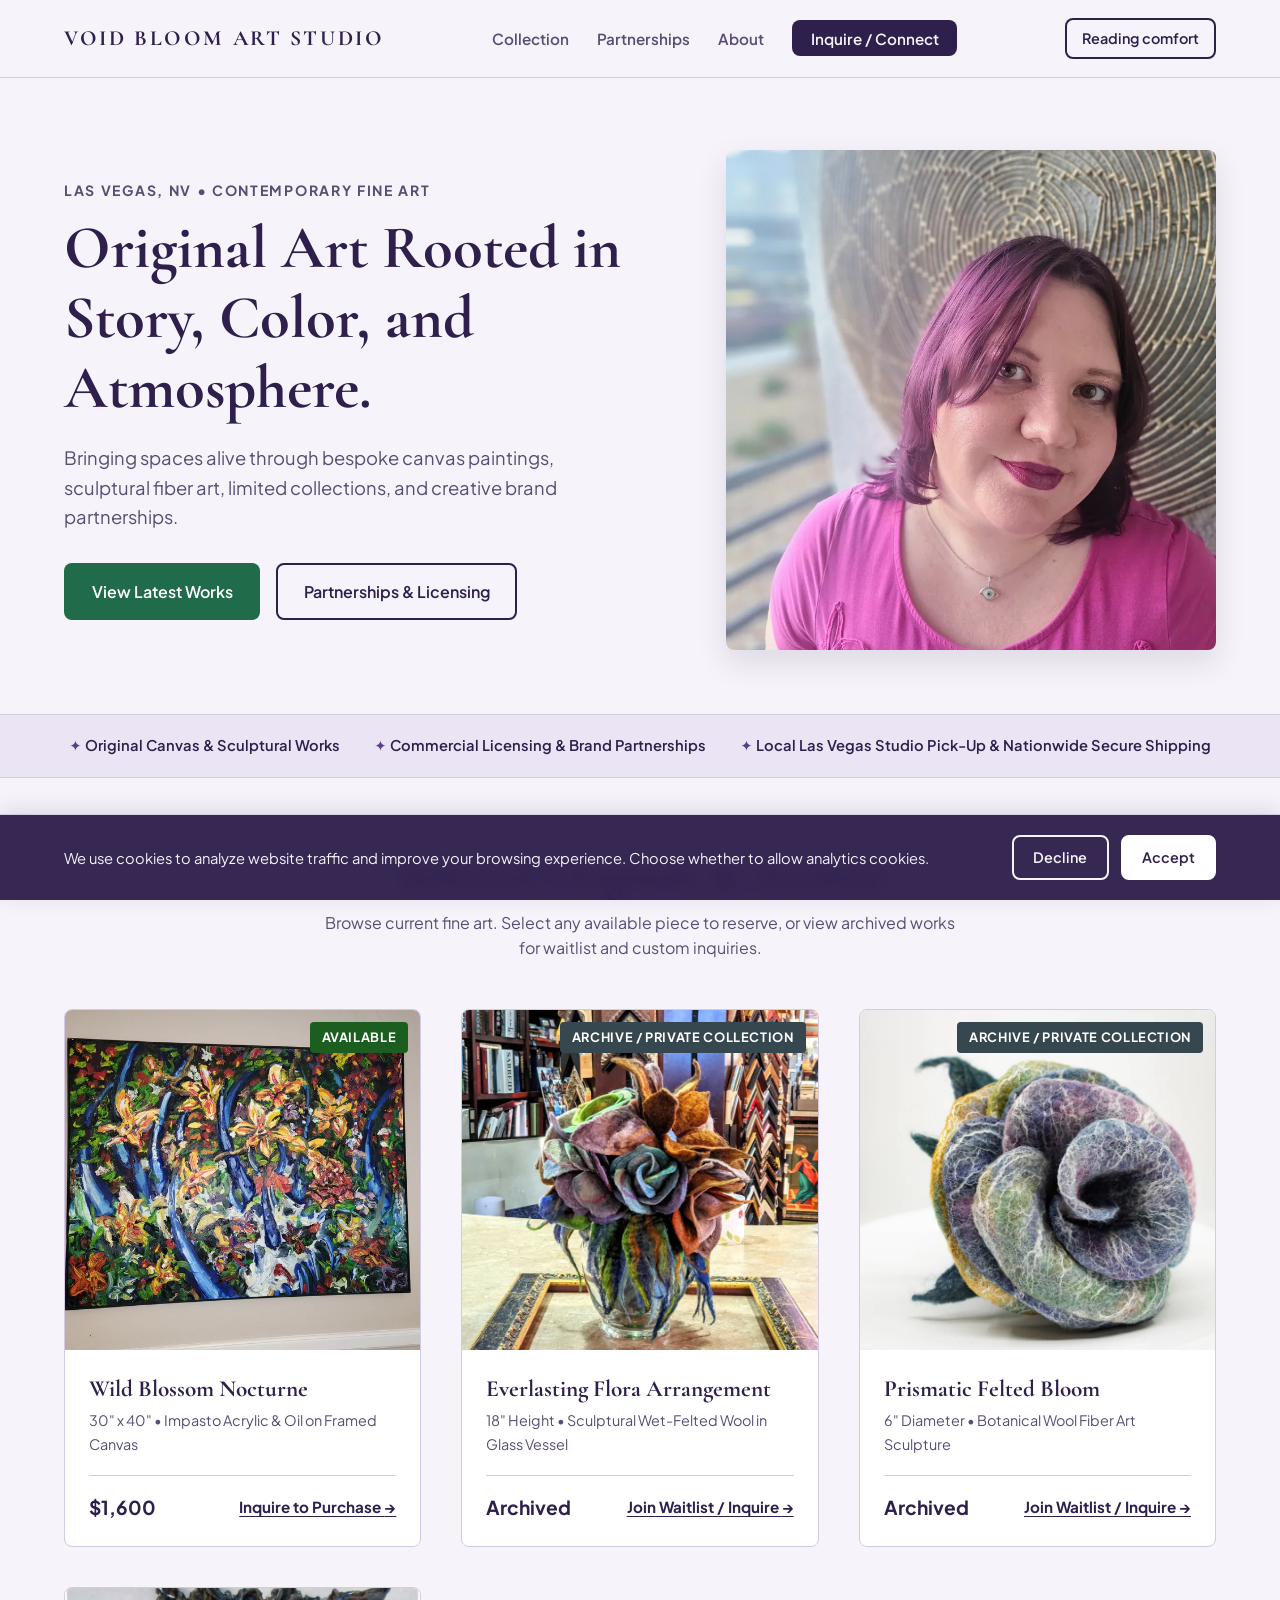
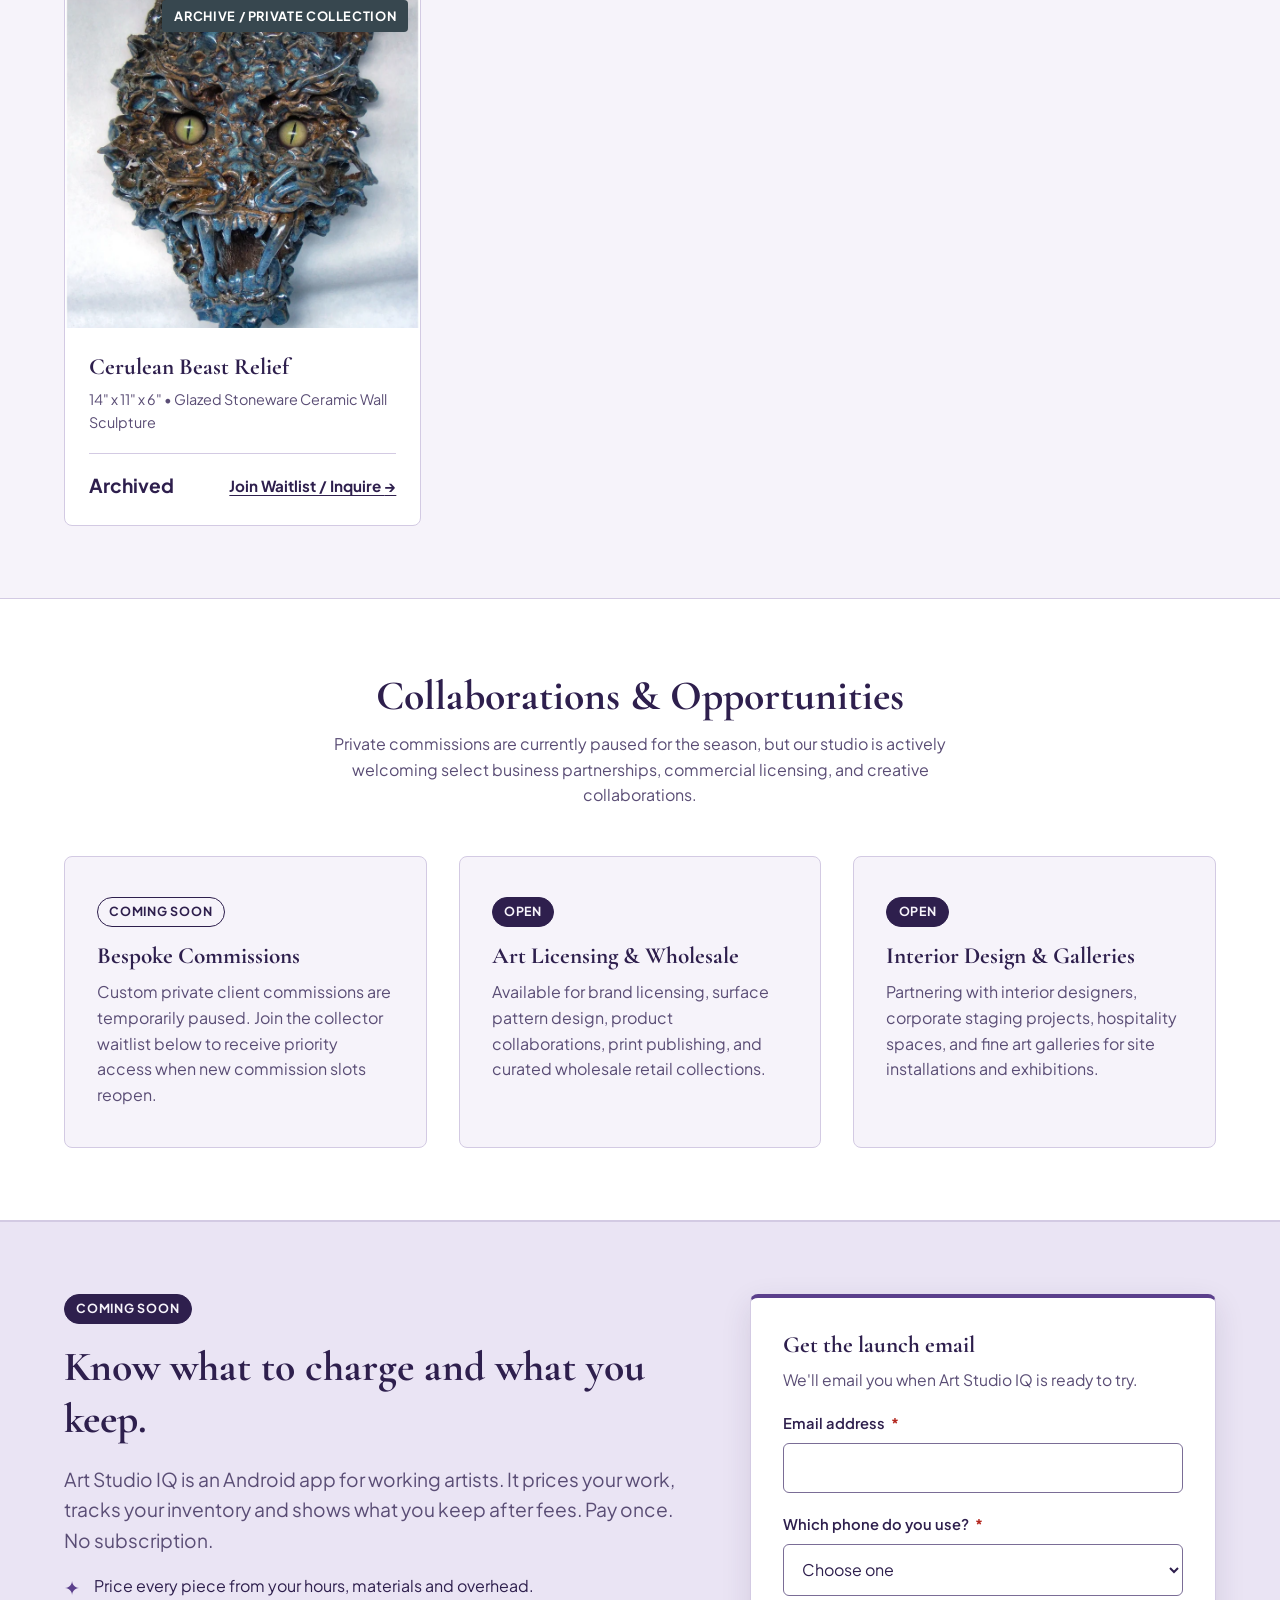
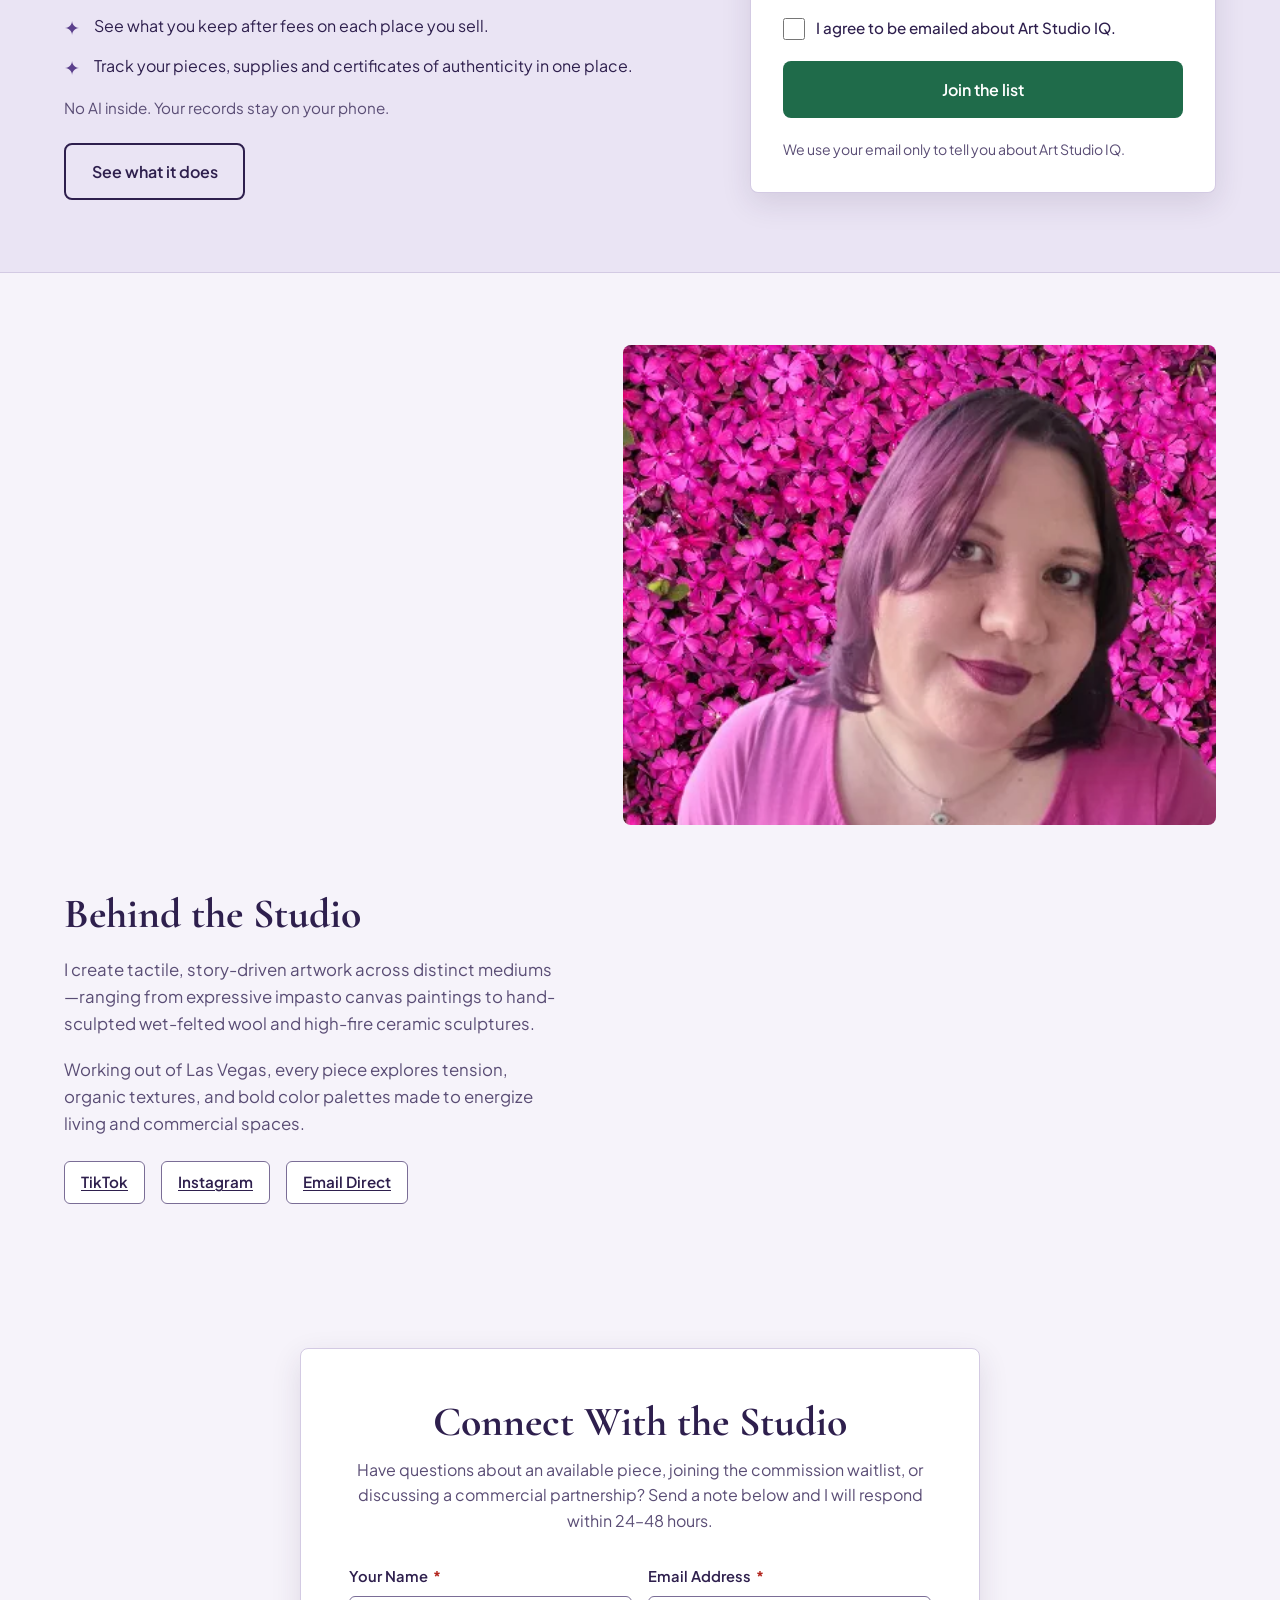
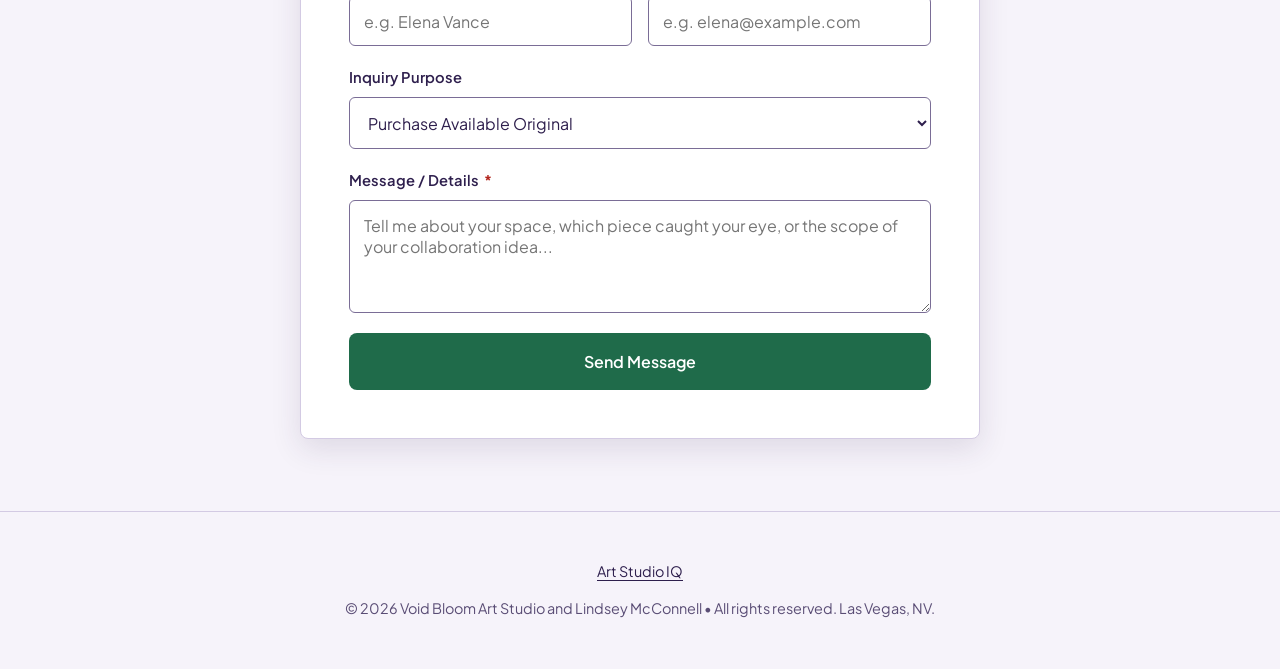
<file: index.html>
<!DOCTYPE html>
<html lang="en">
<head>
  <script>
    /* Reading comfort: apply the saved choice before first paint. Lexend loads only when it is on. */
    window.vbLexend = function () {
      if (document.getElementById('lexend-css')) return;
      var l = document.createElement('link');
      l.id = 'lexend-css'; l.rel = 'stylesheet';
      l.href = 'https://fonts.googleapis.com/css2?family=Lexend:wght@400;500;600&display=swap';
      document.head.appendChild(l);
    };
    try {
      if (localStorage.getItem('reading_comfort') === 'on') {
        document.documentElement.classList.add('reading');
        window.vbLexend();
      }
    } catch (e) { /* storage blocked: default view */ }
  </script>

  <!-- Google Consent Mode v2 (denied until the visitor opts in) -->
  <script>
    window.dataLayer = window.dataLayer || [];
    function gtag(){dataLayer.push(arguments);}
    var vbConsent = 'denied';
    try { if (localStorage.getItem('consent_status') === 'granted') vbConsent = 'granted'; } catch (e) { /* storage blocked */ }
    gtag('consent', 'default', {
      'ad_storage': vbConsent,
      'ad_user_data': vbConsent,
      'ad_personalization': vbConsent,
      'analytics_storage': vbConsent
    });
  </script>

  <!-- Google tag (gtag.js). MUST-PROVIDE: the owner confirms this GA4 ID belongs to the new site (W0). -->
  <script async src="https://www.googletagmanager.com/gtag/js?id=G-Y1MWXMB71H"></script>
  <script>
    gtag('js', new Date());
    gtag('config', 'G-Y1MWXMB71H');
  </script>

  <meta charset="UTF-8" />
  <meta name="viewport" content="width=device-width, initial-scale=1.0" />
  <title>Void Bloom Art Studio | Las Vegas Fine Art &amp; Original Contemporary Works</title>
  <meta name="description" content="Original contemporary fine art, textured canvas pieces, sculptural fiber works, and licensing by Las Vegas artist Lindsey McConnell." />
  <link rel="canonical" href="https://lucy-labs-media.github.io/void-bloom-art-studio/" />
  <meta name="color-scheme" content="light dark" />

  <!-- Open Graph / Social Media Previews -->
  <meta property="og:title" content="Void Bloom Art Studio | Las Vegas Fine Artist" />
  <meta property="og:description" content="Original vibrant fine art, textured canvas pieces, and creative collaborations." />
  <meta property="og:image" content="https://lucy-labs-media.github.io/void-bloom-art-studio/assets/hero-featured.jpg" />
  <meta property="og:url" content="https://lucy-labs-media.github.io/void-bloom-art-studio/" />
  <meta property="og:type" content="website" />
  <meta name="twitter:card" content="summary_large_image" />
  <meta name="twitter:title" content="Void Bloom Art Studio | Las Vegas Fine Artist" />
  <meta name="twitter:description" content="Original vibrant fine art, textured canvas pieces, and creative collaborations." />
  <meta name="twitter:image" content="https://lucy-labs-media.github.io/void-bloom-art-studio/assets/hero-featured.jpg" />

  <!-- Fonts -->
  <link rel="preconnect" href="https://fonts.googleapis.com">
  <link rel="preconnect" href="https://fonts.gstatic.com" crossorigin>
  <link href="https://fonts.googleapis.com/css2?family=Cormorant+Garamond:wght@600;700&family=Plus+Jakarta+Sans:wght@400;500;600;700&display=swap" rel="stylesheet">
  <link rel="stylesheet" href="style.css" />
</head>
<body>

  <a href="#main-content" class="skip-link">Skip to main content</a>

  <header class="navbar">
    <a href="#" class="brand" aria-label="Void Bloom Art Studio - Return to home">VOID BLOOM ART STUDIO</a>
    <nav class="nav-links" aria-label="Main Navigation">
      <ul>
        <li><a href="#gallery">Collection</a></li>
        <li><a href="#partnerships">Partnerships</a></li>
        <li><a href="#about">About</a></li>
        <li><a href="#contact" class="btn-nav">Inquire / Connect</a></li>
      </ul>
    </nav>
    <button type="button" id="reading-toggle" class="btn-reading" aria-pressed="false">Reading comfort</button>
  </header>

  <main id="main-content">

    <!-- Hero -->
    <section class="hero" aria-labelledby="hero-heading">
      <div class="hero-content">
        <p class="eyebrow">Las Vegas, NV • Contemporary Fine Art</p>
        <h1 id="hero-heading">Original Art Rooted in Story, Color, and Atmosphere.</h1>
        <p>Bringing spaces alive through bespoke canvas paintings, sculptural fiber art, limited collections, and creative brand partnerships.</p>
        <div class="hero-actions">
          <a href="#gallery" class="btn primary">View Latest Works</a>
          <a href="#partnerships" class="btn secondary">Partnerships &amp; Licensing</a>
        </div>
      </div>
      <div class="hero-media">
        <picture>
          <source type="image/webp" srcset="assets/hero-featured-800.webp 800w, assets/hero-featured-1600.webp 1600w" sizes="(max-width: 860px) 100vw, 45vw" />
          <img src="assets/hero-featured.jpg" width="1600" height="2133"
               alt="Portrait of Las Vegas artist Lindsey McConnell with violet hair wearing an evil eye necklace"
               loading="eager" fetchpriority="high" decoding="async" />
        </picture>
      </div>
    </section>

    <!-- Proof / Value Bar -->
    <section class="proof-bar" aria-label="Key Services and Studio Offerings">
      <ul class="proof-list">
        <li>Original Canvas &amp; Sculptural Works</li>
        <li>Commercial Licensing &amp; Brand Partnerships</li>
        <li>Local Las Vegas Studio Pick-Up &amp; Nationwide Secure Shipping</li>
      </ul>
    </section>

    <!-- Gallery -->
    <section id="gallery" class="section gallery-section" aria-labelledby="gallery-heading">
      <div class="section-header">
        <h2 id="gallery-heading">Selected Originals &amp; Archive</h2>
        <p>Browse current fine art. Select any available piece to reserve, or view archived works for waitlist and custom inquiries.</p>
      </div>

      <div class="gallery-grid">
        <article class="art-card" aria-labelledby="art-title-1">
          <div class="image-wrapper">
            <picture>
              <source type="image/webp" srcset="assets/gallery/art-01-800.webp 800w, assets/gallery/art-01-1600.webp 1600w" sizes="(max-width: 700px) 100vw, 400px" />
              <img src="assets/gallery/art-01.jpg" width="1600" height="1200"
                   alt="Vibrant abstract expressionist painting of blooming yellow and coral wildflowers against cobalt blue stalks in a slim black frame"
                   loading="lazy" decoding="async" />
            </picture>
            <span class="badge available"><span class="sr-only">Status: </span>Available</span>
          </div>
          <div class="card-meta">
            <h3 id="art-title-1">Wild Blossom Nocturne</h3>
            <p class="specs">30" x 40" • Impasto Acrylic &amp; Oil on Framed Canvas</p>
            <div class="card-footer">
              <span class="price"><span class="sr-only">Price: </span>$1,600</span>
              <a href="#contact" class="link-cta" onclick="prefillInquiry('Wild Blossom Nocturne', 'Available Original Piece')" aria-label="Inquire to purchase Wild Blossom Nocturne">Inquire to Purchase <span aria-hidden="true">→</span></a>
            </div>
          </div>
        </article>

        <article class="art-card" aria-labelledby="art-title-2">
          <div class="image-wrapper">
            <picture>
              <source type="image/webp" srcset="assets/gallery/art-02-800.webp 800w, assets/gallery/art-02-1600.webp 1600w" sizes="(max-width: 700px) 100vw, 400px" />
              <img src="assets/gallery/art-02.jpg" width="1600" height="2133"
                   alt="Handcrafted felted wool floral arrangement in a glass vase featuring textured purple, ochre, and blue petals on a framing counter"
                   loading="lazy" decoding="async" />
            </picture>
            <span class="badge sold"><span class="sr-only">Status: </span>Archive / Private Collection</span>
          </div>
          <div class="card-meta">
            <h3 id="art-title-2">Everlasting Flora Arrangement</h3>
            <p class="specs">18" Height • Sculptural Wet-Felted Wool in Glass Vessel</p>
            <div class="card-footer">
              <span class="price">Archived</span>
              <a href="#contact" class="link-cta" onclick="prefillInquiry('Everlasting Flora Arrangement', 'Commission Waitlist')" aria-label="Join commission waitlist for work similar to Everlasting Flora Arrangement">Join Waitlist / Inquire <span aria-hidden="true">→</span></a>
            </div>
          </div>
        </article>

        <article class="art-card" aria-labelledby="art-title-3">
          <div class="image-wrapper">
            <picture>
              <source type="image/webp" srcset="assets/gallery/art-03-800.webp 800w, assets/gallery/art-03-1600.webp 1600w" sizes="(max-width: 700px) 100vw, 400px" />
              <img src="assets/gallery/art-03.jpg" width="1600" height="1400"
                   alt="Close-up of a handmade felted wool rose sculpture with soft blended layers of periwinkle, olive, and lavender"
                   loading="lazy" decoding="async" />
            </picture>
            <span class="badge sold"><span class="sr-only">Status: </span>Archive / Private Collection</span>
          </div>
          <div class="card-meta">
            <h3 id="art-title-3">Prismatic Felted Bloom</h3>
            <p class="specs">6" Diameter • Botanical Wool Fiber Art Sculpture</p>
            <div class="card-footer">
              <span class="price">Archived</span>
              <a href="#contact" class="link-cta" onclick="prefillInquiry('Prismatic Felted Bloom', 'Commission Waitlist')" aria-label="Join commission waitlist for work similar to Prismatic Felted Bloom">Join Waitlist / Inquire <span aria-hidden="true">→</span></a>
            </div>
          </div>
        </article>

        <article class="art-card" aria-labelledby="art-title-4">
          <div class="image-wrapper">
            <picture>
              <source type="image/webp" srcset="assets/gallery/art-04-800.webp 800w, assets/gallery/art-04-1600.webp 1600w" sizes="(max-width: 700px) 100vw, 400px" />
              <img src="assets/gallery/art-04.jpg" width="1600" height="1739"
                   alt="Textured ceramic wall sculpture of a snarling wildcat with mottled cobalt glaze, open jaws showing fangs, and cat-slit green eyes"
                   loading="lazy" decoding="async" />
            </picture>
            <span class="badge sold"><span class="sr-only">Status: </span>Archive / Private Collection</span>
          </div>
          <div class="card-meta">
            <h3 id="art-title-4">Cerulean Beast Relief</h3>
            <p class="specs">14" x 11" x 6" • Glazed Stoneware Ceramic Wall Sculpture</p>
            <div class="card-footer">
              <span class="price">Archived</span>
              <a href="#contact" class="link-cta" onclick="prefillInquiry('Cerulean Beast Relief', 'Commission Waitlist')" aria-label="Join commission waitlist for work similar to Cerulean Beast Relief">Join Waitlist / Inquire <span aria-hidden="true">→</span></a>
            </div>
          </div>
        </article>
      </div>
    </section>

    <!-- Partnerships -->
    <section id="partnerships" class="section commissions-section" aria-labelledby="partnerships-heading">
      <div class="section-header">
        <h2 id="partnerships-heading">Collaborations &amp; Opportunities</h2>
        <p>Private commissions are currently paused for the season, but our studio is actively welcoming select business partnerships, commercial licensing, and creative collaborations.</p>
      </div>

      <div class="process-steps">
        <div class="step-card">
          <span class="status-pill">Coming Soon</span>
          <h3>Bespoke Commissions</h3>
          <p>Custom private client commissions are temporarily paused. Join the collector waitlist below to receive priority access when new commission slots reopen.</p>
        </div>
        <div class="step-card">
          <span class="status-pill active">Open</span>
          <h3>Art Licensing &amp; Wholesale</h3>
          <p>Available for brand licensing, surface pattern design, product collaborations, print publishing, and curated wholesale retail collections.</p>
        </div>
        <div class="step-card">
          <span class="status-pill active">Open</span>
          <h3>Interior Design &amp; Galleries</h3>
          <p>Partnering with interior designers, corporate staging projects, hospitality spaces, and fine art galleries for site installations and exhibitions.</p>
        </div>
      </div>
    </section>

    <!--
      ART STUDIO IQ: COMING SOON
      DRAFT WORDING (Nov 26, 2026): Lindsey approves or rewrites it in site-copy/art-studio-iq.md (Home section).
      Form labels and buttons are plain functional text. One --cta button only (the submit button).
      Do not add a price, rating, count or release date, and do not promise a web app.
    -->
    <section id="art-studio-iq" class="section aiq-section" aria-labelledby="aiq-heading">
      <div class="aiq-grid">
        <div class="aiq-copy">
          <span class="status-pill active">Coming Soon</span>
          <h2 id="aiq-heading">Know what to charge and what you keep.</h2>
          <p class="aiq-lede">Art Studio IQ is an Android app for working artists. It prices your work, tracks your inventory and shows what you keep after fees. Pay once. No subscription.</p>
          <ul class="aiq-points" aria-label="What Art Studio IQ does">
            <li>Price every piece from your hours, materials and overhead.</li>
            <li>See what you keep after fees on each place you sell.</li>
            <li>Track your pieces, supplies and certificates of authenticity in one place.</li>
          </ul>
          <p class="aiq-note">No AI inside. Your records stay on your phone.</p>
          <p class="aiq-more"><a href="art-studio-iq/" class="btn secondary">See what it does<span class="sr-only"> in Art Studio IQ</span></a></p>
        </div>

        <div class="aiq-card" data-signup>
          <h3 id="aiq-form-heading">Get the launch email</h3>
          <p class="form-intro">We'll email you when Art Studio IQ is ready to try.</p>

          <form class="signup-form" action="https://api.web3forms.com/submit" method="POST"
                data-form data-ajax data-signup-form novalidate aria-labelledby="aiq-form-heading">
            <!-- MUST-PROVIDE: paste the real Web3Forms access key over YOUR_ACCESS_KEY_HERE (W0). Never invent one. -->
            <input type="hidden" name="access_key" value="YOUR_ACCESS_KEY_HERE" />
            <input type="hidden" name="subject" value="Art Studio IQ beta signup" />
            <input type="hidden" name="from_name" value="Void Bloom Art Studio website" />
            <input type="hidden" name="redirect" value="https://lucy-labs-media.github.io/void-bloom-art-studio/?joined=1#art-studio-iq" />
            <input type="hidden" name="source" value="home-section" />
            <input type="hidden" name="utm_source" value="" />
            <input type="hidden" name="utm_medium" value="" />
            <input type="hidden" name="utm_campaign" value="" />
            <input type="hidden" name="ref" value="" />
            <input type="hidden" name="referrer" value="" />
            <input type="checkbox" name="botcheck" class="sr-only" tabindex="-1" aria-hidden="true" />

            <div class="form-group">
              <label for="aiq-email">Email address <span class="required-mark" aria-hidden="true">*</span></label>
              <input type="email" id="aiq-email" name="email" required autocomplete="email" inputmode="email" aria-required="true" />
            </div>

            <div class="form-group">
              <label for="aiq-platform">Which phone do you use? <span class="required-mark" aria-hidden="true">*</span></label>
              <select id="aiq-platform" name="platform" required aria-required="true">
                <option value="">Choose one</option>
                <option value="android">Android</option>
                <option value="iphone">iPhone</option>
                <option value="both">Both</option>
              </select>
            </div>

            <div class="check-row">
              <input type="checkbox" id="aiq-consent" name="consent" value="yes" required aria-required="true" />
              <label for="aiq-consent">I agree to be emailed about Art Studio IQ.</label>
            </div>

            <p class="form-status" role="status" aria-live="polite"></p>
            <button type="submit" class="btn primary full-width">Join the list</button>
            <p class="fine-print">We use your email only to tell you about Art Studio IQ.</p>
          </form>

          <div class="success-box" data-success hidden>
            <h3 tabindex="-1" data-focus>You're on the list.</h3>
            <p data-platform="android" hidden>Art Studio IQ is built for Android first. We'll email you when it's ready to try.</p>
            <p data-platform="iphone" hidden>Art Studio IQ starts on Android. Your answer helps us decide what to build for iPhone next, and we'll email you when we know more.</p>
            <p data-platform="both" hidden>Art Studio IQ starts on Android, so your Android phone is covered. We'll email you when it's ready to try.</p>
            <p data-platform="" hidden>Thanks for joining. We'll email you when Art Studio IQ is ready to try.</p>

            <form class="step2 signup-form" action="https://api.web3forms.com/submit" method="POST" data-form data-ajax data-step2 novalidate>
              <input type="hidden" name="access_key" value="YOUR_ACCESS_KEY_HERE" />
              <input type="hidden" name="subject" value="Art Studio IQ beta signup: what they make" />
              <input type="hidden" name="from_name" value="Void Bloom Art Studio website" />
              <input type="hidden" name="source" value="home-section-step2" />
              <input type="hidden" name="email" value="" />
              <input type="hidden" name="platform_choice" value="" />
              <input type="checkbox" name="botcheck" class="sr-only" tabindex="-1" aria-hidden="true" />
              <div class="form-group">
                <label for="aiq-medium">What do you make? (optional)</label>
                <select id="aiq-medium" name="medium">
                  <option value="">Choose one</option>
                  <option>Painting</option>
                  <option>Ceramics</option>
                  <option>Fiber</option>
                  <option>Sculpture</option>
                  <option>Digital</option>
                  <option>Other</option>
                </select>
              </div>
              <p class="form-status" role="status" aria-live="polite"></p>
              <button type="submit" class="btn secondary">Save</button>
            </form>
          </div>
        </div>
      </div>
    </section>

    <!-- About -->
    <section id="about" class="section about-section" aria-labelledby="about-heading">
      <div class="about-grid">
        <picture>
          <source type="image/webp" srcset="assets/artist-profile.webp" />
          <img src="assets/artist-profile.jpg" width="433" height="577"
               alt="Artist Lindsey McConnell smiling in front of a dense backdrop of vibrant magenta blossoms"
               class="about-img" loading="lazy" decoding="async" />
        </picture>
        <div class="about-text">
          <h2 id="about-heading">Behind the Studio</h2>
          <p>I create tactile, story-driven artwork across distinct mediums—ranging from expressive impasto canvas paintings to hand-sculpted wet-felted wool and high-fire ceramic sculptures.</p>
          <p>Working out of Las Vegas, every piece explores tension, organic textures, and bold color palettes made to energize living and commercial spaces.</p>
          <ul class="social-tags" aria-label="Social media and direct contact channels">
            <!-- MUST-CHECK: keep this TikTok link only if @fullsignal_ belongs to Void Bloom (W0). -->
            <li><a href="https://www.tiktok.com/@fullsignal_" target="_blank" rel="noopener noreferrer">TikTok <span class="sr-only">(opens in new tab)</span></a></li>
            <li><a href="https://www.instagram.com/lasvegasartlady/" target="_blank" rel="noopener noreferrer">Instagram <span class="sr-only">(opens in new tab)</span></a></li>
            <li><a href="mailto:lindseybmcconnell@gmail.com">Email Direct</a></li>
          </ul>
        </div>
      </div>
    </section>

    <!-- Contact -->
    <section id="contact" class="section contact-section" aria-labelledby="contact-heading">
      <div class="contact-card">
        <div class="contact-header">
          <h2 id="contact-heading">Connect With the Studio</h2>
          <p>Have questions about an available piece, joining the commission waitlist, or discussing a commercial partnership? Send a note below and I will respond within 24–48 hours.</p>
        </div>

        <form action="https://api.web3forms.com/submit" method="POST" class="contact-form" data-form novalidate>
          <!-- MUST-PROVIDE: paste the real Web3Forms access key over YOUR_ACCESS_KEY_HERE (W0). -->
          <input type="hidden" name="access_key" value="YOUR_ACCESS_KEY_HERE" />
          <input type="hidden" name="subject" value="New Fine Art Inquiry from Website" />
          <input type="hidden" name="redirect" value="https://lucy-labs-media.github.io/void-bloom-art-studio/#contact" />
          <input type="checkbox" name="botcheck" class="sr-only" tabindex="-1" aria-hidden="true" />

          <div class="form-row">
            <div class="form-group">
              <label for="name">Your Name <span class="required-mark" aria-hidden="true">*</span></label>
              <input type="text" id="name" name="name" required autocomplete="name" placeholder="e.g. Elena Vance" aria-required="true" />
            </div>
            <div class="form-group">
              <label for="email">Email Address <span class="required-mark" aria-hidden="true">*</span></label>
              <input type="email" id="email" name="email" required autocomplete="email" placeholder="e.g. elena@example.com" aria-required="true" />
            </div>
          </div>

          <div class="form-group">
            <label for="inquiryType">Inquiry Purpose</label>
            <select id="inquiryType" name="inquiryType">
              <option value="Available Original Piece">Purchase Available Original</option>
              <option value="Art Licensing / Commercial Collaboration">Art Licensing &amp; Brand Collaboration</option>
              <option value="Interior Design / Trade Partnership">Interior Design / Trade Partnership</option>
              <option value="Gallery Exhibition / Press">Gallery Exhibition / Press Inquiry</option>
              <option value="Commission Waitlist">Join Custom Commission Waitlist (Coming Soon)</option>
              <option value="Other">General Inquiry</option>
            </select>
          </div>

          <div class="form-group">
            <label for="message">Message / Details <span class="required-mark" aria-hidden="true">*</span></label>
            <textarea id="message" name="message" rows="4" required aria-required="true" placeholder="Tell me about your space, which piece caught your eye, or the scope of your collaboration idea..."></textarea>
          </div>

          <button type="submit" class="btn primary full-width">Send Message</button>
        </form>
      </div>
    </section>

  </main>

  <footer>
    <ul aria-label="More from the studio">
      <li><a href="art-studio-iq/">Art Studio IQ</a></li>
    </ul>
    <p>© 2026 Void Bloom Art Studio and Lindsey McConnell • All rights reserved. Las Vegas, NV.</p>
  </footer>

  <aside id="cookie-banner" class="cookie-banner hidden" role="region" aria-label="Cookie and Privacy Consent">
    <div class="cookie-content">
      <p>We use cookies to analyze website traffic and improve your browsing experience. Choose whether to allow analytics cookies.</p>
      <div class="cookie-actions">
        <button id="btn-decline-cookies" type="button" class="btn cookie-btn secondary">Decline</button>
        <button id="btn-accept-cookies" type="button" class="btn cookie-btn primary">Accept</button>
      </div>
    </div>
  </aside>

  <script src="script.js"></script>
</body>
</html>
</file>
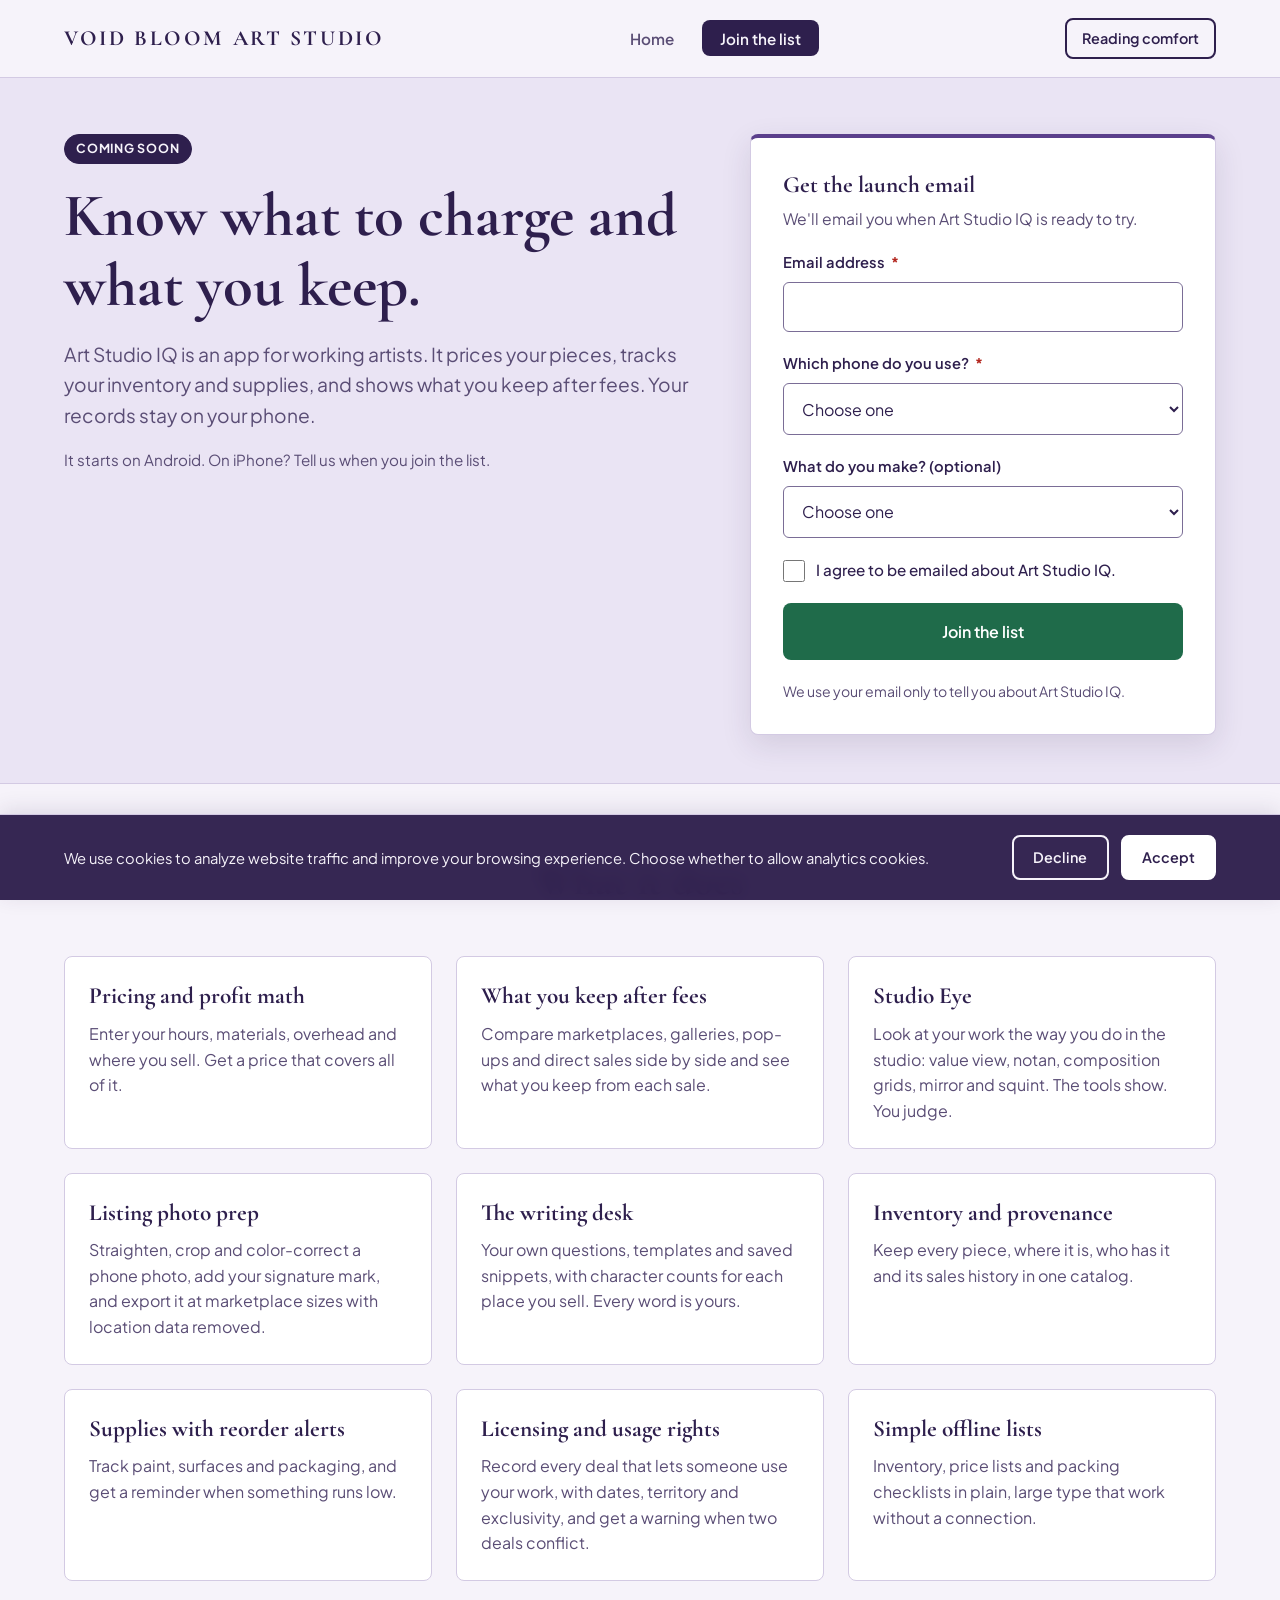
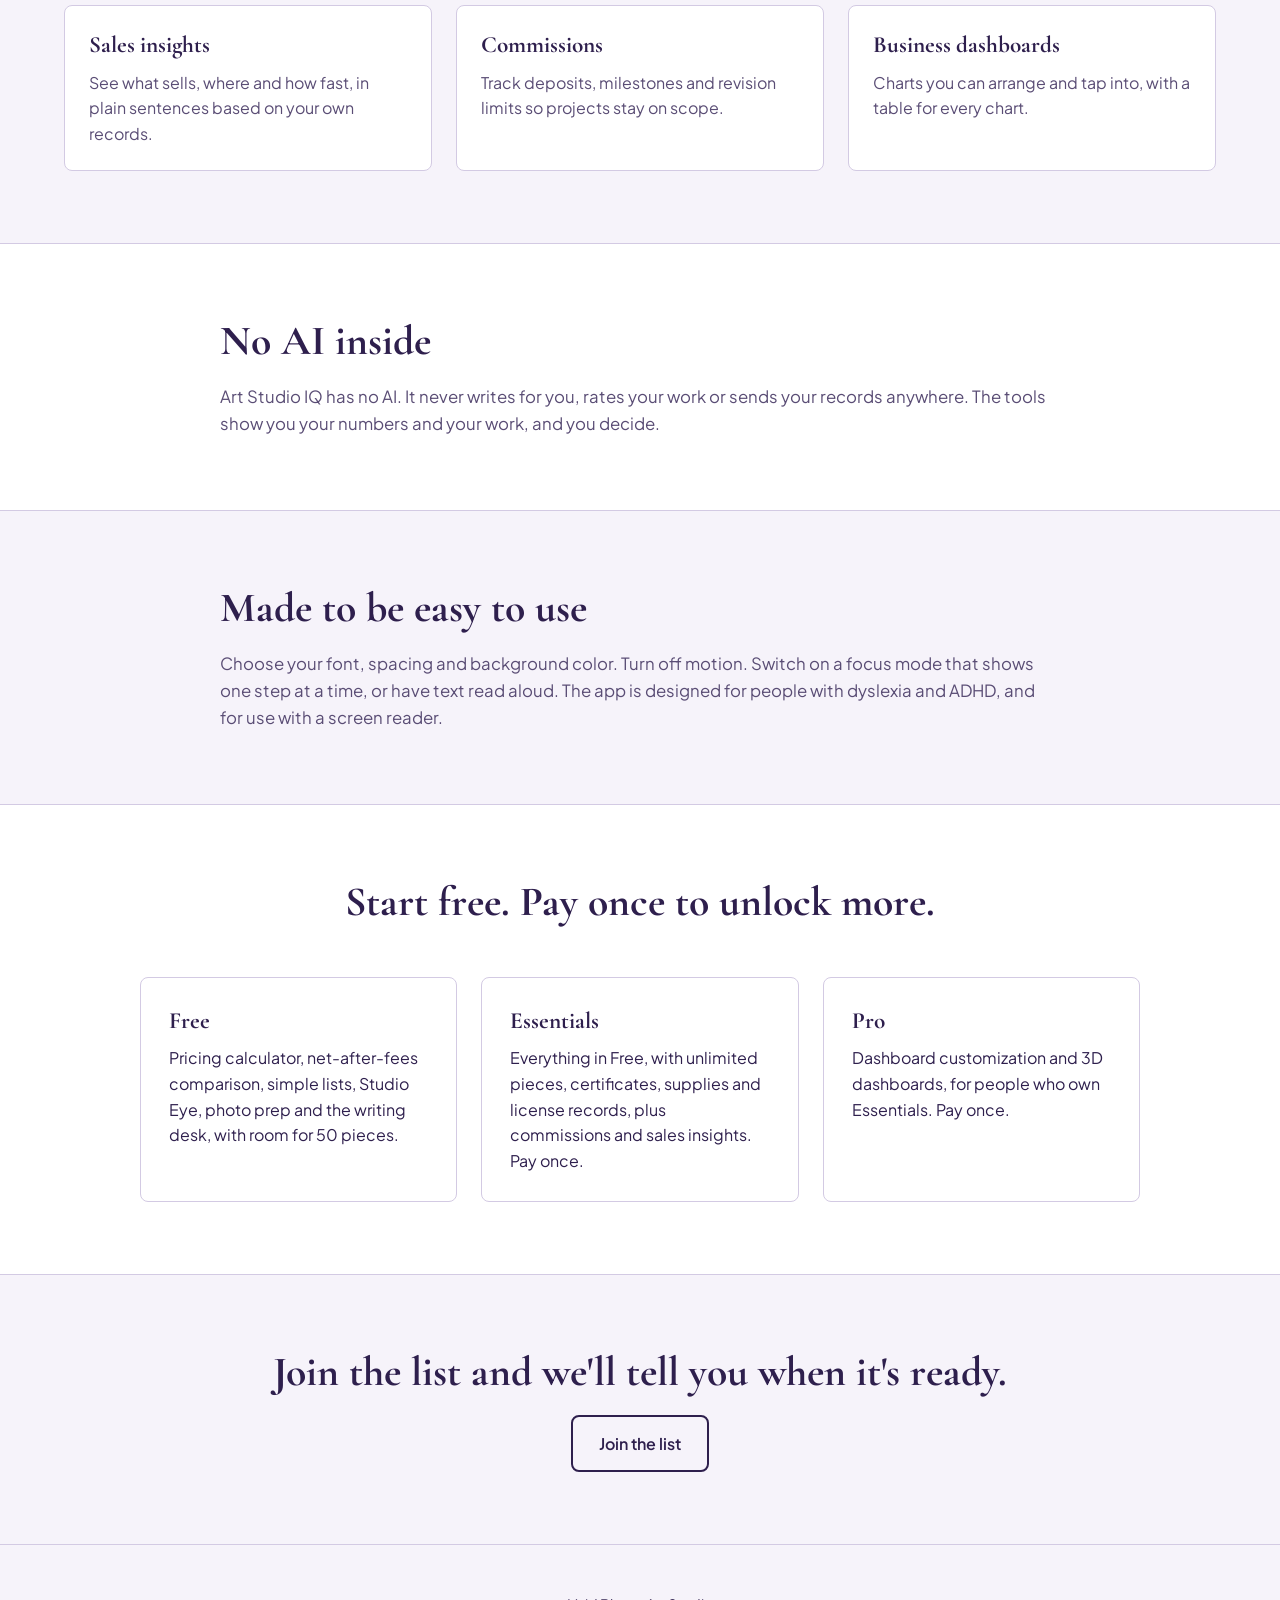
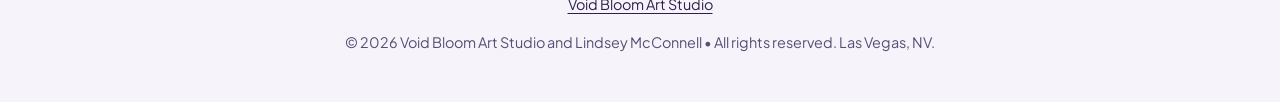
<file: art-studio-iq/index.html>
<!DOCTYPE html>
<html lang="en">
<head>
  <script>
    window.vbLexend = function () {
      if (document.getElementById('lexend-css')) return;
      var l = document.createElement('link');
      l.id = 'lexend-css'; l.rel = 'stylesheet';
      l.href = 'https://fonts.googleapis.com/css2?family=Lexend:wght@400;500;600&display=swap';
      document.head.appendChild(l);
    };
    try {
      if (localStorage.getItem('reading_comfort') === 'on') {
        document.documentElement.classList.add('reading');
        window.vbLexend();
      }
    } catch (e) { /* storage blocked: default view */ }
  </script>

  <script>
    window.dataLayer = window.dataLayer || [];
    function gtag(){dataLayer.push(arguments);}
    var vbConsent = 'denied';
    try { if (localStorage.getItem('consent_status') === 'granted') vbConsent = 'granted'; } catch (e) { /* storage blocked */ }
    gtag('consent', 'default', {
      'ad_storage': vbConsent,
      'ad_user_data': vbConsent,
      'ad_personalization': vbConsent,
      'analytics_storage': vbConsent
    });
  </script>
  <script async src="https://www.googletagmanager.com/gtag/js?id=G-Y1MWXMB71H"></script>
  <script>
    gtag('js', new Date());
    gtag('config', 'G-Y1MWXMB71H');
  </script>

  <meta charset="UTF-8" />
  <meta name="viewport" content="width=device-width, initial-scale=1.0" />
  <!-- DRAFT wording (Nov 26, 2026). Lindsey approves or rewrites it in site-copy/art-studio-iq.md. -->
  <title>Art Studio IQ: price your work and track your studio | Void Bloom Art Studio</title>
  <meta name="description" content="An Android app for working artists: price your work, see what you keep after fees, and track pieces, supplies and certificates. No AI. Pay once." />
  <link rel="canonical" href="https://lucy-labs-media.github.io/void-bloom-art-studio/art-studio-iq/" />
  <meta name="color-scheme" content="light dark" />
  <meta property="og:title" content="Art Studio IQ: price your work and track your studio" />
  <meta property="og:description" content="An Android app for working artists: price your work, see what you keep after fees, and track pieces, supplies and certificates. No AI. Pay once." />
  <meta property="og:image" content="https://lucy-labs-media.github.io/void-bloom-art-studio/assets/hero-featured.jpg" />
  <meta property="og:url" content="https://lucy-labs-media.github.io/void-bloom-art-studio/art-studio-iq/" />
  <meta property="og:type" content="website" />
  <meta name="twitter:card" content="summary_large_image" />
  <meta name="twitter:image" content="https://lucy-labs-media.github.io/void-bloom-art-studio/assets/hero-featured.jpg" />

  <link rel="preconnect" href="https://fonts.googleapis.com">
  <link rel="preconnect" href="https://fonts.gstatic.com" crossorigin>
  <link href="https://fonts.googleapis.com/css2?family=Cormorant+Garamond:wght@600;700&family=Plus+Jakarta+Sans:wght@400;500;600;700&display=swap" rel="stylesheet">
  <link rel="stylesheet" href="../style.css" />
</head>
<body>

  <a href="#main-content" class="skip-link">Skip to main content</a>

  <header class="navbar">
    <a href="../index.html" class="brand" aria-label="Void Bloom Art Studio - Return to home">VOID BLOOM ART STUDIO</a>
    <nav class="nav-links" aria-label="Main Navigation">
      <ul>
        <li><a href="../index.html">Home</a></li>
        <li><a href="#beta" class="btn-nav">Join the list</a></li>
      </ul>
    </nav>
    <button type="button" id="reading-toggle" class="btn-reading" aria-pressed="false">Reading comfort</button>
  </header>

  <main id="main-content">

    <!--
      DRAFT WORDING (Nov 26, 2026). The text on this page is a draft that Lindsey approves or rewrites in her own words
      (site-copy/art-studio-iq.md); the plan says every visitor-facing word is hers. Do not add prices, ratings,
      download counts or release dates, and do not promise a web app.
      HIDDEN UNTIL THE APP IS IN TESTING: the "built by a working artist" line from her file. Do not render it yet.
      The form sits beside the intro to catch visitors early; the content order below follows W2.
    -->

    <section class="aiq-hero" aria-labelledby="aiq-page-heading">
      <div class="aiq-grid">
        <div class="aiq-copy">
          <span class="status-pill active">Coming Soon</span>
          <h1 id="aiq-page-heading">Know what to charge and what you keep.</h1>
          <p class="aiq-lede">Art Studio IQ is an app for working artists. It prices your pieces, tracks your inventory and supplies, and shows what you keep after fees. Your records stay on your phone.</p>
          <p class="aiq-note">It starts on Android. On iPhone? Tell us when you join the list.</p>
        </div>

        <div id="beta" class="aiq-card" data-signup>
          <h2 id="beta-heading" class="form-heading">Get the launch email</h2>
          <p class="form-intro">We'll email you when Art Studio IQ is ready to try.</p>

          <form class="signup-form" action="https://api.web3forms.com/submit" method="POST"
                data-form data-ajax novalidate aria-labelledby="beta-heading">
            <!-- MUST-PROVIDE: paste the real Web3Forms access key over YOUR_ACCESS_KEY_HERE (W0). Never invent one. -->
            <input type="hidden" name="access_key" value="YOUR_ACCESS_KEY_HERE" />
            <input type="hidden" name="subject" value="Art Studio IQ beta signup" />
            <input type="hidden" name="from_name" value="Void Bloom Art Studio website" />
            <input type="hidden" name="redirect" value="https://lucy-labs-media.github.io/void-bloom-art-studio/art-studio-iq/?joined=1#beta" />
            <input type="hidden" name="source" value="art-studio-iq-page" />
            <input type="hidden" name="utm_source" value="" />
            <input type="hidden" name="utm_medium" value="" />
            <input type="hidden" name="utm_campaign" value="" />
            <input type="hidden" name="ref" value="" />
            <input type="hidden" name="referrer" value="" />
            <input type="checkbox" name="botcheck" class="sr-only" tabindex="-1" aria-hidden="true" />

            <div class="form-group">
              <label for="beta-email">Email address <span class="required-mark" aria-hidden="true">*</span></label>
              <input type="email" id="beta-email" name="email" required autocomplete="email" inputmode="email" aria-required="true" />
            </div>

            <div class="form-group">
              <label for="beta-platform">Which phone do you use? <span class="required-mark" aria-hidden="true">*</span></label>
              <select id="beta-platform" name="platform" required aria-required="true">
                <option value="">Choose one</option>
                <option value="android">Android</option>
                <option value="iphone">iPhone</option>
                <option value="both">Both</option>
              </select>
            </div>

            <div class="form-group">
              <label for="beta-medium">What do you make? (optional)</label>
              <select id="beta-medium" name="medium">
                <option value="">Choose one</option>
                <option>Painting</option>
                <option>Ceramics</option>
                <option>Fiber</option>
                <option>Sculpture</option>
                <option>Digital</option>
                <option>Other</option>
              </select>
            </div>

            <div class="check-row">
              <input type="checkbox" id="beta-consent" name="consent" value="yes" required aria-required="true" />
              <label for="beta-consent">I agree to be emailed about Art Studio IQ.</label>
            </div>

            <p class="form-status" role="status" aria-live="polite"></p>
            <button type="submit" class="btn primary full-width">Join the list</button>
            <p class="fine-print">We use your email only to tell you about Art Studio IQ.</p>
          </form>

          <div class="success-box" data-success hidden>
            <h3 tabindex="-1" data-focus>You're on the list.</h3>
            <p data-platform="android" hidden>Art Studio IQ is built for Android first. We'll email you when it's ready to try.</p>
            <p data-platform="iphone" hidden>Art Studio IQ starts on Android. Your answer helps us decide what to build for iPhone next, and we'll email you when we know more.</p>
            <p data-platform="both" hidden>Art Studio IQ starts on Android, so your Android phone is covered. We'll email you when it's ready to try.</p>
            <p data-platform="" hidden>Thanks for joining. We'll email you when Art Studio IQ is ready to try.</p>
          </div>
        </div>
      </div>
    </section>

    <section class="section" aria-labelledby="features-heading">
      <div class="section-header">
        <h2 id="features-heading">What it does</h2>
      </div>
      <ul class="aiq-feature-grid">
        <li class="aiq-feature">
          <h3>Pricing and profit math</h3>
          <p>Enter your hours, materials, overhead and where you sell. Get a price that covers all of it.</p>
        </li>
        <li class="aiq-feature">
          <h3>What you keep after fees</h3>
          <p>Compare marketplaces, galleries, pop-ups and direct sales side by side and see what you keep from each sale.</p>
        </li>
        <li class="aiq-feature">
          <h3>Studio Eye</h3>
          <p>Look at your work the way you do in the studio: value view, notan, composition grids, mirror and squint. The tools show. You judge.</p>
        </li>
        <li class="aiq-feature">
          <h3>Listing photo prep</h3>
          <p>Straighten, crop and color-correct a phone photo, add your signature mark, and export it at marketplace sizes with location data removed.</p>
        </li>
        <li class="aiq-feature">
          <h3>The writing desk</h3>
          <p>Your own questions, templates and saved snippets, with character counts for each place you sell. Every word is yours.</p>
        </li>
        <li class="aiq-feature">
          <h3>Inventory and provenance</h3>
          <p>Keep every piece, where it is, who has it and its sales history in one catalog.</p>
        </li>
        <li class="aiq-feature">
          <h3>Supplies with reorder alerts</h3>
          <p>Track paint, surfaces and packaging, and get a reminder when something runs low.</p>
        </li>
        <li class="aiq-feature">
          <h3>Licensing and usage rights</h3>
          <p>Record every deal that lets someone use your work, with dates, territory and exclusivity, and get a warning when two deals conflict.</p>
        </li>
        <li class="aiq-feature">
          <h3>Simple offline lists</h3>
          <p>Inventory, price lists and packing checklists in plain, large type that work without a connection.</p>
        </li>
        <li class="aiq-feature">
          <h3>Sales insights</h3>
          <p>See what sells, where and how fast, in plain sentences based on your own records.</p>
        </li>
        <li class="aiq-feature">
          <h3>Commissions</h3>
          <p>Track deposits, milestones and revision limits so projects stay on scope.</p>
        </li>
        <li class="aiq-feature">
          <h3>Business dashboards</h3>
          <p>Charts you can arrange and tap into, with a table for every chart.</p>
        </li>
      </ul>
    </section>

    <section class="section band" aria-labelledby="noai-heading">
      <div class="prose">
        <h2 id="noai-heading">No AI inside</h2>
        <p>Art Studio IQ has no AI. It never writes for you, rates your work or sends your records anywhere. The tools show you your numbers and your work, and you decide.</p>
      </div>
    </section>

    <section class="section" aria-labelledby="easy-heading">
      <div class="prose">
        <h2 id="easy-heading">Made to be easy to use</h2>
        <p>Choose your font, spacing and background color. Turn off motion. Switch on a focus mode that shows one step at a time, or have text read aloud. The app is designed for people with dyslexia and ADHD, and for use with a screen reader.</p>
      </div>
    </section>

    <section class="section band" aria-labelledby="tiers-heading">
      <div class="section-header">
        <h2 id="tiers-heading">Start free. Pay once to unlock more.</h2>
      </div>
      <ul class="tiers">
        <li class="tier">
          <h3>Free</h3>
          <p>Pricing calculator, net-after-fees comparison, simple lists, Studio Eye, photo prep and the writing desk, with room for 50 pieces.</p>
        </li>
        <li class="tier">
          <h3>Essentials</h3>
          <p>Everything in Free, with unlimited pieces, certificates, supplies and license records, plus commissions and sales insights. Pay once.</p>
        </li>
        <li class="tier">
          <h3>Pro</h3>
          <p>Dashboard customization and 3D dashboards, for people who own Essentials. Pay once.</p>
        </li>
      </ul>
    </section>

    <section class="section center" aria-labelledby="final-heading">
      <div class="prose">
        <h2 id="final-heading">Join the list and we'll tell you when it's ready.</h2>
        <p><a href="#beta" class="btn secondary">Join the list</a></p>
      </div>
    </section>

  </main>

  <footer>
    <ul aria-label="More from the studio">
      <li><a href="../index.html">Void Bloom Art Studio</a></li>
    </ul>
    <p>© 2026 Void Bloom Art Studio and Lindsey McConnell • All rights reserved. Las Vegas, NV.</p>
  </footer>

  <aside id="cookie-banner" class="cookie-banner hidden" role="region" aria-label="Cookie and Privacy Consent">
    <div class="cookie-content">
      <p>We use cookies to analyze website traffic and improve your browsing experience. Choose whether to allow analytics cookies.</p>
      <div class="cookie-actions">
        <button id="btn-decline-cookies" type="button" class="btn cookie-btn secondary">Decline</button>
        <button id="btn-accept-cookies" type="button" class="btn cookie-btn primary">Accept</button>
      </div>
    </div>
  </aside>

  <script src="../script.js"></script>
</body>
</html>
</file>
<file: style.css>
/* Void Bloom Art Studio. Studio Palette (W1). All colors live in :root; never hard-code one in a rule. */

:root {
  color-scheme: light;
  --bg: #F6F3FA;
  --surface: #FFFFFF;
  --ink: #2E1F4D;
  --muted: #5A4D75;
  --studio-accent: #5B3F8C;   /* decorative lines, icons, large text only */
  --cta: #1F6B4A;             /* the one primary action in view */
  --cta-hover: #17583B;
  --on-cta: #FFFFFF;

  --tint: #EAE4F4;
  --border: #D3CAE3;          /* decorative dividers */
  --field-border: #7A6D96;    /* input outlines, 3:1 against the surface */
  --focus: #005A9C;
  --danger: #B3261E;
  --badge-available: #1B5E20;
  --badge-archive: #37474F;
  --on-badge: #FFFFFF;
  --banner-bg: #2E1F4D;
  --on-banner: #F6F3FA;
  --banner-btn-bg: #FFFFFF;
  --on-banner-btn: #2E1F4D;
  --shadow: rgba(46, 31, 77, 0.12);
  --scrim: rgba(46, 31, 77, 0.96);

  --font-serif: 'Cormorant Garamond', Georgia, serif;
  --font-sans: 'Plus Jakarta Sans', system-ui, -apple-system, sans-serif;
  --radius: 8px;
}

@media (prefers-color-scheme: dark) {
  :root {
    color-scheme: dark;
    --bg: #1B1230;
    --surface: #271B42;
    --ink: #F0EAF8;
    --muted: #BDB2D3;
    --studio-accent: #C9B5EC;
    --cta: #6FD3A0;
    --cta-hover: #8FE0B8;
    --on-cta: #0B2A1D;

    --tint: #2F2350;
    --border: #3D2F63;
    --field-border: #9A8DBA;
    --focus: #8CC4FF;
    --danger: #FF9AA2;
    --banner-bg: #0F0919;
    --on-banner: #F0EAF8;
    --banner-btn-bg: #F0EAF8;
    --on-banner-btn: #1B1230;
    --shadow: rgba(0, 0, 0, 0.45);
    --scrim: rgba(15, 9, 25, 0.96);
  }
}

/* Reading comfort: always the light, cream set, whatever the system mode */
html.reading {
  color-scheme: light;
  --bg: #FBF3E4;
  --surface: #FFFAF0;
  --ink: #2E1F4D;
  --muted: #4F4268;
  --studio-accent: #5B3F8C;
  --cta: #1F6B4A;
  --cta-hover: #17583B;
  --on-cta: #FFFFFF;
  --tint: #F1E6CD;
  --border: #D9CDB4;
  --field-border: #766A5A;
  --focus: #005A9C;
  --danger: #B3261E;
  --banner-bg: #2E1F4D;
  --on-banner: #F6F3FA;
  --banner-btn-bg: #FFFFFF;
  --on-banner-btn: #2E1F4D;
  --shadow: rgba(46, 31, 77, 0.12);
  --scrim: rgba(46, 31, 77, 0.96);
}

* { box-sizing: border-box; margin: 0; padding: 0; }

[hidden] { display: none !important; }

body {
  background-color: var(--bg);
  color: var(--ink);
  font-family: var(--font-sans);
  line-height: 1.6;
  -webkit-font-smoothing: antialiased;
  overflow-wrap: break-word;
}

img, picture { display: block; max-width: 100%; }
picture { display: contents; }

html.reading body {
  font-family: 'Lexend', var(--font-sans);
  line-height: 1.7;
  letter-spacing: 0.02em;
}
html.reading p,
html.reading li { max-width: 65ch; text-align: left; }
html.reading .section-header,
html.reading .contact-header { text-align: left; margin-left: 0; }

.sr-only {
  position: absolute; width: 1px; height: 1px; padding: 0; margin: -1px;
  overflow: hidden; clip: rect(0, 0, 0, 0); white-space: nowrap; border: 0;
}

.skip-link {
  position: absolute; top: -120px; left: 1rem;
  background: var(--ink); color: var(--bg);
  padding: 0.85rem 1.4rem; z-index: 9999; border-radius: var(--radius);
  text-decoration: none; font-weight: 700; box-shadow: 0 4px 12px var(--shadow);
  transition: top 0.2s ease-in-out;
}
.skip-link:focus { top: 1rem; outline: 3px solid var(--focus); outline-offset: 2px; }

a:focus-visible, button:focus-visible, input:focus-visible,
select:focus-visible, textarea:focus-visible, [tabindex="-1"]:focus-visible {
  outline: 3px solid var(--focus); outline-offset: 2px;
}

h1, h2, h3 { font-family: var(--font-serif); font-weight: 700; color: var(--ink); }
h1 { font-size: clamp(2.4rem, 5vw, 3.8rem); line-height: 1.15; }
h2 { font-size: clamp(1.9rem, 3.5vw, 2.6rem); line-height: 1.25; }
h3 { font-size: 1.45rem; line-height: 1.3; }

/* Header */
.navbar {
  display: flex; justify-content: space-between; align-items: center;
  flex-wrap: wrap; gap: 0.75rem 2rem;
  padding: 1.1rem 5%;
  background: var(--bg); border-bottom: 1px solid var(--border);
  position: sticky; top: 0; z-index: 100;
}
.brand {
  font-family: var(--font-serif); font-size: 1.35rem; letter-spacing: 0.12em;
  text-decoration: none; color: var(--ink); font-weight: 700;
}
.nav-links ul { display: flex; align-items: center; flex-wrap: wrap; gap: 0.75rem 1.75rem; list-style: none; }
.nav-links a {
  text-decoration: none; color: var(--muted); font-size: 0.95rem; font-weight: 600;
  transition: color 0.2s ease;
}
.nav-links a:hover { color: var(--ink); text-decoration: underline; text-underline-offset: 4px; }
.nav-links a.btn-nav {
  background: var(--ink); color: var(--bg); padding: 0.55rem 1.15rem;
  border-radius: var(--radius); text-decoration: none;
}
.btn-reading {
  font: inherit; font-size: 0.9rem; font-weight: 600; cursor: pointer;
  background: transparent; color: var(--ink);
  border: 2px solid var(--ink); border-radius: var(--radius); padding: 0.45rem 0.95rem;
}
.btn-reading[aria-pressed="true"] { background: var(--ink); color: var(--bg); }

/* Buttons: --cta only for the single primary action in view */
.btn {
  display: inline-block; padding: 0.85rem 1.6rem; font: inherit; font-size: 1rem; font-weight: 600;
  text-decoration: none; border-radius: var(--radius); cursor: pointer;
  border: 2px solid transparent; text-align: center;
  transition: transform 0.2s ease, background-color 0.2s ease;
}
.btn.primary { background: var(--cta); color: var(--on-cta); }
.btn.primary:hover { background: var(--cta-hover); transform: translateY(-2px); }
.btn.secondary { background: transparent; color: var(--ink); border-color: var(--ink); }
.btn.secondary:hover { background: var(--tint); }
.full-width { width: 100%; }

/* Hero */
.hero {
  display: grid; grid-template-columns: 1.1fr 0.9fr; align-items: center;
  gap: 4rem; padding: 4.5rem 5% 4rem;
}
.eyebrow {
  text-transform: uppercase; letter-spacing: 0.12em; font-size: 0.88rem;
  color: var(--muted); font-weight: 700; margin-bottom: 0.75rem;
}
.hero-content p { font-size: 1.15rem; color: var(--muted); margin: 1.25rem 0 2rem; max-width: 520px; }
.hero-content .eyebrow { margin: 0 0 0.75rem; font-size: 0.88rem; }
.hero-actions { display: flex; gap: 1rem; flex-wrap: wrap; }
.hero-media img {
  width: 100%; height: 500px; object-fit: cover; border-radius: var(--radius);
  box-shadow: 0 12px 30px var(--shadow);
}

/* Proof bar */
.proof-bar { background: var(--tint); border-top: 1px solid var(--border); border-bottom: 1px solid var(--border); padding: 1.2rem 5%; }
.proof-list {
  display: flex; justify-content: space-around; flex-wrap: wrap; gap: 1.5rem;
  list-style: none; font-size: 0.92rem; font-weight: 600; color: var(--ink);
}
.proof-list li::before { content: "✦ "; color: var(--studio-accent); }

/* Sections */
.section { padding: 4.5rem 5%; }
.section-header { text-align: center; max-width: 650px; margin: 0 auto 3rem; }
.section-header p { color: var(--muted); margin-top: 0.5rem; }

.gallery-grid { display: grid; grid-template-columns: repeat(auto-fill, minmax(min(100%, 320px), 1fr)); gap: 2.5rem; }
.art-card {
  background: var(--surface); border: 1px solid var(--border); border-radius: var(--radius);
  overflow: hidden; transition: transform 0.25s ease, box-shadow 0.25s ease;
}
.art-card:hover { transform: translateY(-4px); box-shadow: 0 12px 28px var(--shadow); }
.image-wrapper { position: relative; width: 100%; height: 340px; }
.image-wrapper img { width: 100%; height: 100%; object-fit: cover; }
.badge {
  position: absolute; top: 12px; right: 12px; font-size: 0.8rem; font-weight: 700;
  padding: 0.35rem 0.75rem; border-radius: 4px; text-transform: uppercase; letter-spacing: 0.05em;
  color: var(--on-badge);
}
.badge.available { background: var(--badge-available); }
.badge.sold { background: var(--badge-archive); }
.card-meta { padding: 1.5rem; }
.card-meta .specs { font-size: 0.9rem; color: var(--muted); margin: 0.35rem 0 1.2rem; }
.card-footer { display: flex; justify-content: space-between; align-items: center; gap: 1rem; border-top: 1px solid var(--border); padding-top: 1rem; }
.card-footer .price { font-size: 1.2rem; font-weight: 700; }
.link-cta { font-size: 0.95rem; font-weight: 700; color: var(--ink); text-decoration: underline; text-underline-offset: 3px; }
.link-cta:hover { color: var(--studio-accent); }

.commissions-section { background: var(--surface); border-top: 1px solid var(--border); border-bottom: 1px solid var(--border); }
.process-steps { display: grid; grid-template-columns: repeat(auto-fit, minmax(min(100%, 260px), 1fr)); gap: 2rem; }
.step-card { padding: 2.5rem 2rem; border: 1px solid var(--border); border-radius: var(--radius); background: var(--bg); }
.step-card p { color: var(--muted); margin-top: 0.5rem; }
.status-pill {
  display: inline-block; font-size: 0.78rem; font-weight: 700; text-transform: uppercase; letter-spacing: 0.06em;
  padding: 0.25rem 0.7rem; border-radius: 999px; margin-bottom: 0.9rem;
  border: 1.5px solid var(--ink); color: var(--ink);
}
.status-pill.active { background: var(--ink); color: var(--bg); }

/* About */
.about-grid { display: grid; grid-template-columns: 1fr 1.2fr; gap: 4rem; align-items: center; }
.about-img { width: 100%; height: 480px; object-fit: cover; border-radius: var(--radius); }
.about-text h2 { margin-bottom: 1rem; }
.about-text p { margin-bottom: 1.2rem; color: var(--muted); font-size: 1.05rem; }
.social-tags { display: flex; flex-wrap: wrap; gap: 1rem; margin-top: 1.5rem; list-style: none; }
.social-tags a {
  text-decoration: underline; text-underline-offset: 2px; font-size: 0.95rem; font-weight: 600;
  color: var(--ink); border: 1px solid var(--field-border); padding: 0.5rem 1rem; border-radius: 6px;
  background: var(--surface); display: inline-block;
}

/* Art Studio IQ: coming soon */
.aiq-section { background: var(--tint); border-top: 1px solid var(--border); border-bottom: 1px solid var(--border); }
.aiq-grid { display: grid; grid-template-columns: 1.15fr 0.85fr; gap: 3.5rem; align-items: start; max-width: 1180px; margin: 0 auto; }
.aiq-copy > * + * { margin-top: 1.1rem; }
.aiq-copy .status-pill { margin-bottom: 0; }
.aiq-copy h2 { color: var(--ink); }
.aiq-lede { font-size: 1.2rem; color: var(--muted); max-width: 46ch; }
.aiq-points { list-style: none; display: grid; gap: 0.9rem; }
.aiq-points li { position: relative; padding-left: 1.9rem; }
.aiq-points li::before { content: "✦"; position: absolute; left: 0; top: 0; color: var(--studio-accent); font-size: 1.2rem; line-height: 1.5; }
.aiq-note { color: var(--muted); font-size: 0.95rem; }
.aiq-more { margin-top: 1.4rem; }
.aiq-card {
  background: var(--surface); border: 1px solid var(--border); border-radius: var(--radius);
  padding: 2rem; box-shadow: 0 10px 30px var(--shadow);
  border-top: 4px solid var(--studio-accent);
}
.aiq-card h3 { margin-bottom: 0.4rem; }
.aiq-card .form-intro { color: var(--muted); margin-bottom: 1.25rem; font-size: 0.98rem; }

/* Forms */
.contact-section { background: var(--bg); }
.contact-card {
  max-width: 680px; margin: 0 auto; background: var(--surface); padding: 3rem;
  border-radius: var(--radius); border: 1px solid var(--border); box-shadow: 0 10px 30px var(--shadow);
}
.contact-header { text-align: center; margin-bottom: 2rem; }
.contact-header p { color: var(--muted); margin-top: 0.5rem; }
.contact-form, .signup-form { display: flex; flex-direction: column; gap: 1.25rem; }
.form-row { display: grid; grid-template-columns: 1fr 1fr; gap: 1rem; }
.form-group { display: flex; flex-direction: column; gap: 0.45rem; }
.form-group label, .form-group legend { font-size: 0.92rem; font-weight: 600; color: var(--ink); }
.required-mark { color: var(--danger); font-weight: 700; margin-left: 0.15rem; }
.form-group input[type="text"], .form-group input[type="email"], .form-group select, .form-group textarea {
  padding: 0.85rem; border: 1.5px solid var(--field-border); border-radius: 6px;
  font-family: inherit; font-size: 1rem; color: var(--ink); background: var(--surface); width: 100%;
}
.form-group [aria-invalid="true"] { border-color: var(--danger); border-width: 2px; }
.field-error { color: var(--danger); font-size: 0.9rem; font-weight: 600; }
.check-row { display: flex; align-items: flex-start; gap: 0.7rem; }
.check-row input { width: 1.35rem; height: 1.35rem; margin-top: 0.15rem; flex-shrink: 0; accent-color: var(--studio-accent); }
.check-row label { font-weight: 500; font-size: 0.95rem; color: var(--ink); }
.form-status { min-height: 1.5rem; font-weight: 600; color: var(--ink); }
.form-status.is-error { color: var(--danger); }
.fine-print { font-size: 0.88rem; color: var(--muted); }
.success-box { display: grid; gap: 1rem; }
.success-box h3:focus { outline: none; }
.step2 { border-top: 1px solid var(--border); padding-top: 1.25rem; display: grid; gap: 0.9rem; }

/* Placeholder for copy Lindsey has not written yet. Not for visitors: clear every one before sharing the link. */
.todo {
  display: block; padding: 0.55rem 0.8rem; border: 2px dashed var(--studio-accent);
  background: var(--tint); color: var(--ink); font-family: var(--font-sans);
  font-size: 0.9rem; font-weight: 500; font-style: italic; letter-spacing: 0; line-height: 1.45;
  border-radius: var(--radius);
}
.aiq-section .todo { background: var(--surface); }

/* Art Studio IQ page */
.aiq-hero { padding: 3.5rem 5% 3rem; background: var(--tint); border-bottom: 1px solid var(--border); }
.aiq-feature-grid { display: grid; grid-template-columns: repeat(auto-fit, minmax(min(100%, 280px), 1fr)); gap: 1.5rem; list-style: none; max-width: 1180px; margin: 0 auto; }
.aiq-feature { background: var(--surface); border: 1px solid var(--border); border-radius: var(--radius); padding: 1.5rem; display: grid; gap: 0.6rem; align-content: start; }
.aiq-feature p { color: var(--muted); }
.prose { max-width: 70ch; margin: 0 auto; display: grid; gap: 1rem; }
.prose p { color: var(--muted); font-size: 1.05rem; }
.tiers { display: grid; grid-template-columns: repeat(auto-fit, minmax(min(100%, 240px), 1fr)); gap: 1.5rem; max-width: 1000px; margin: 0 auto; list-style: none; }
.tier { background: var(--surface); border: 1px solid var(--border); border-radius: var(--radius); padding: 1.75rem; display: grid; gap: 0.6rem; align-content: start; }
.band { background: var(--surface); border-top: 1px solid var(--border); border-bottom: 1px solid var(--border); }
.center { text-align: center; }

/* Footer */
footer { text-align: center; padding: 3rem 5%; border-top: 1px solid var(--border); color: var(--muted); font-size: 0.9rem; display: grid; gap: 0.9rem; justify-items: center; }
footer ul { display: flex; flex-wrap: wrap; justify-content: center; gap: 0.5rem 1.5rem; list-style: none; }
footer a { color: var(--ink); text-underline-offset: 3px; }

/* Cookie banner */
.cookie-banner {
  position: fixed; bottom: 0; left: 0; right: 0; background: var(--scrim); color: var(--on-banner);
  padding: 1.25rem 5%; border-top: 1px solid var(--border); box-shadow: 0 -4px 20px var(--shadow);
  z-index: 1000; backdrop-filter: blur(8px);
}
.cookie-banner.hidden { display: none !important; }
.cookie-content { max-width: 1200px; margin: 0 auto; display: flex; justify-content: space-between; align-items: center; gap: 2rem; }
.cookie-content p { font-size: 0.92rem; line-height: 1.5; color: var(--on-banner); margin: 0; }
.cookie-actions { display: flex; gap: 0.75rem; flex-shrink: 0; }
.cookie-btn { padding: 0.55rem 1.2rem; font-size: 0.9rem; font-weight: 600; border-radius: var(--radius); }
.cookie-btn.primary { background: var(--banner-btn-bg); color: var(--on-banner-btn); border-color: var(--banner-btn-bg); }
.cookie-btn.primary:hover { background: var(--tint); color: var(--ink); transform: none; }
.cookie-btn.secondary { background: transparent; color: var(--on-banner); border: 2px solid var(--on-banner); }
.cookie-btn.secondary:hover { background: var(--shadow); }

@media (prefers-reduced-motion: reduce) {
  *, *::before, *::after {
    animation-duration: 0.01ms !important; animation-iteration-count: 1 !important;
    transition-duration: 0.01ms !important; scroll-behavior: auto !important;
  }
  .btn.primary:hover, .art-card:hover { transform: none; }
}

@media (min-width: 861px) { .navbar { position: sticky; } }
@media (max-width: 860px) {
  .navbar { position: static; }
  .hero, .about-grid, .aiq-grid { grid-template-columns: 1fr; gap: 2rem; }
  .hero { padding-top: 2.5rem; }
  .form-row { grid-template-columns: 1fr; }
  .hero-media img { height: 340px; }
  .about-img { height: auto; max-height: 460px; }
  .contact-card { padding: 1.75rem 1.25rem; }
  .section { padding: 3rem 5%; }
  .brand { font-size: 1.1rem; letter-spacing: 0.08em; }
  .cookie-content { flex-direction: column; align-items: flex-start; gap: 1rem; }
  .cookie-actions { width: 100%; }
  .cookie-btn { flex: 1; }
}

.aiq-hero h1 { color: var(--ink); }
.aiq-hero .aiq-copy > * + * { margin-top: 1.1rem; }
.form-heading { font-size: 1.45rem; line-height: 1.3; margin-bottom: 0.4rem; }

/* Signup form: no dead space for the empty status line */
.signup-form .form-status:empty { height: 0; min-height: 0; margin-block: -0.6rem; }

/* Phones: the form follows the promise, before the longer text, so the email box is reachable without a long scroll */
@media (max-width: 860px) {
  .aiq-copy { display: contents; }
  .aiq-grid { gap: 1.1rem; }
  .aiq-grid > .aiq-copy > *, .aiq-grid > .aiq-card { margin-top: 0 !important; }
  .aiq-copy > .status-pill { order: 1; justify-self: start; }
  .aiq-copy > h1, .aiq-copy > h2 { order: 2; }
  .aiq-copy > .aiq-lede { order: 3; }
  .aiq-card { order: 4; margin-block: 0.6rem; }
  .aiq-copy > .aiq-points { order: 5; }
  .aiq-copy > .aiq-note { order: 6; }
  .aiq-copy > .aiq-more { order: 7; }
}
</file>
